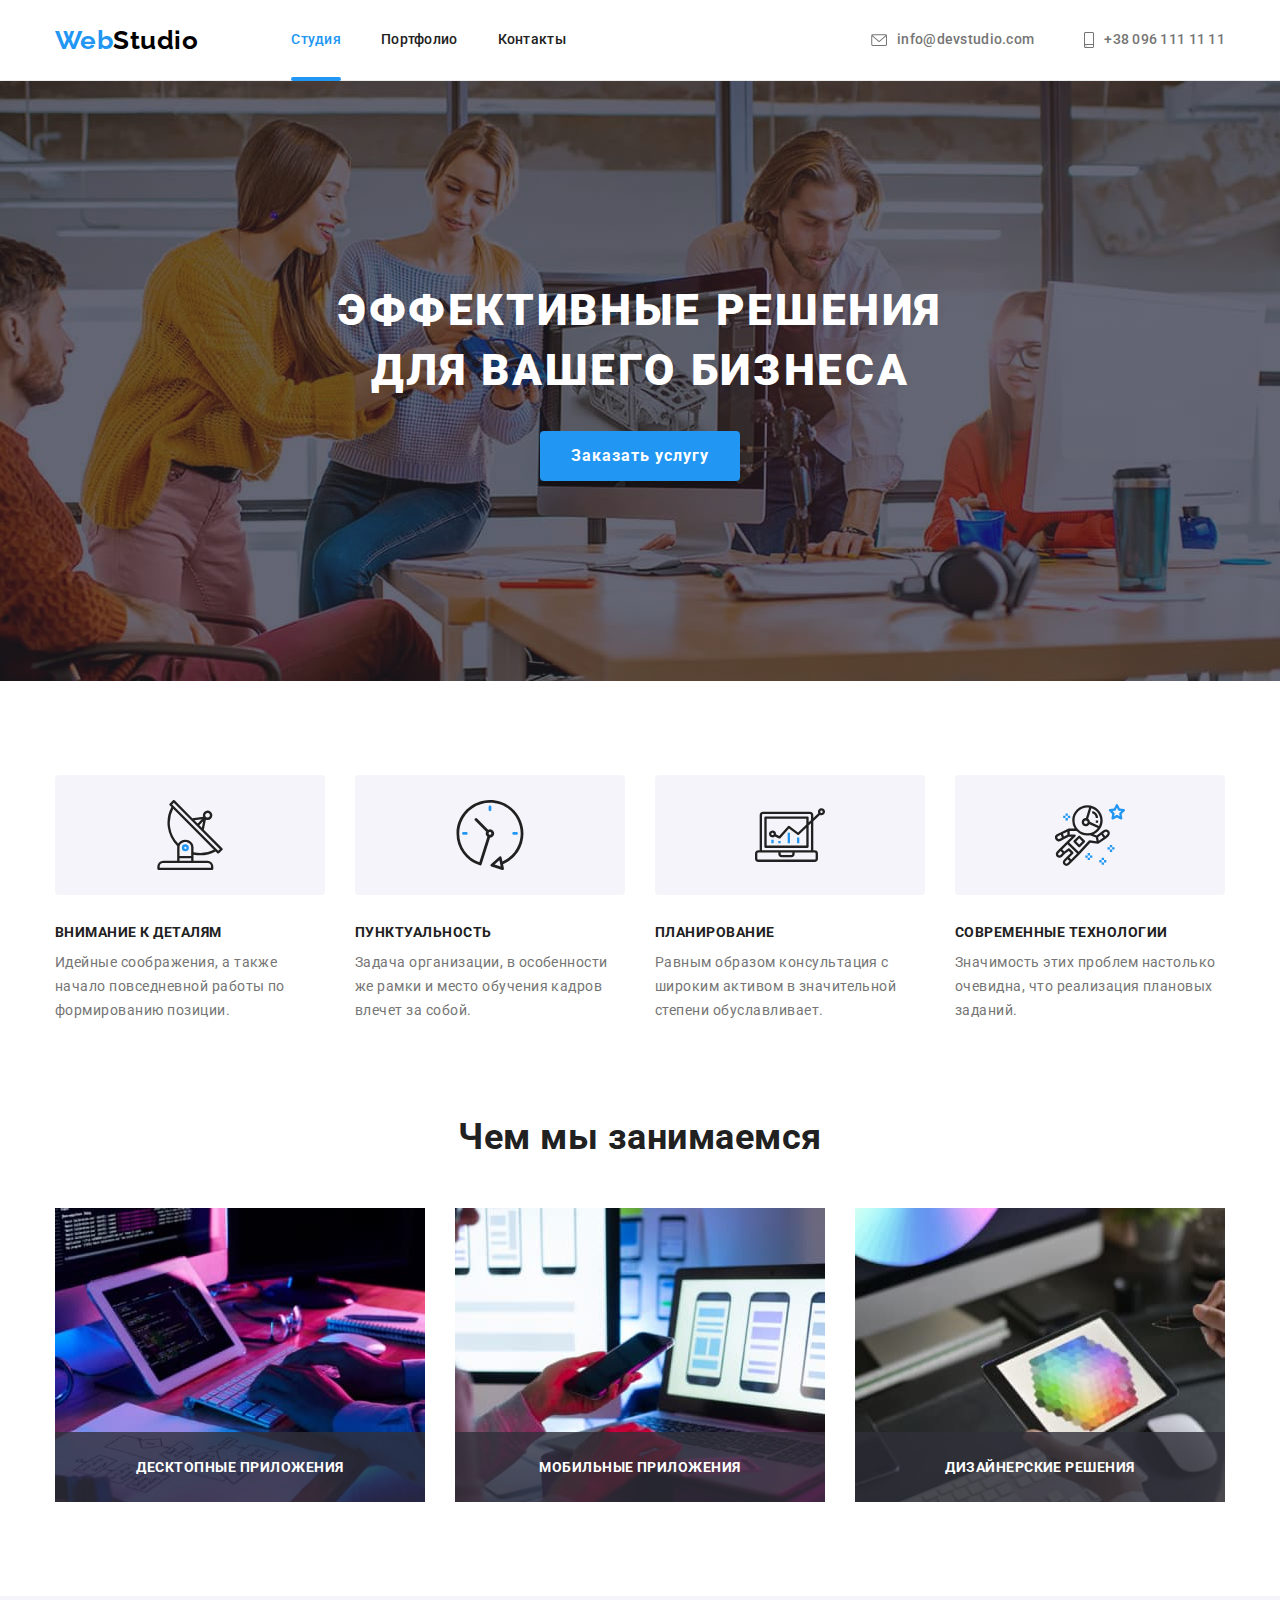
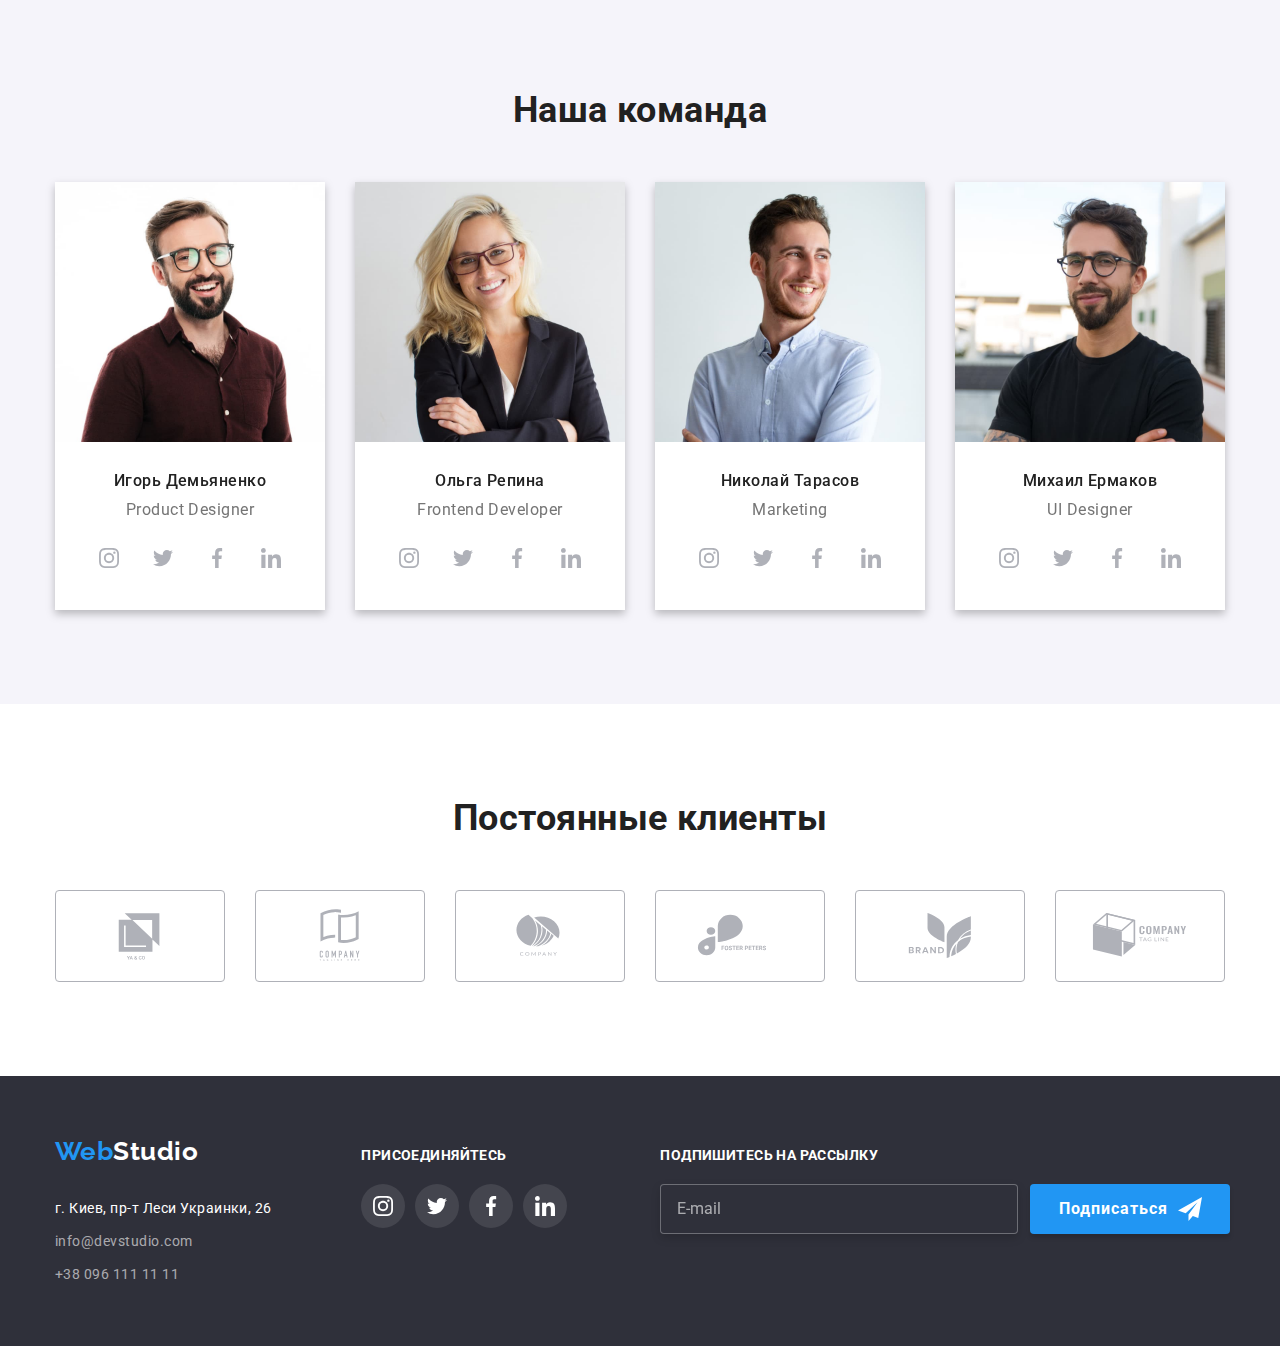
<file: index.html>
<!DOCTYPE html>
<html lang="ru">
  <head>
    <meta charset="UTF-8" />
    <meta http-equiv="X-UA-Compatible" content="IE=edge" />
    <meta name="viewport" content="width=device-width, initial-scale=1.0" />
    <title>Document</title>
    <link
      href="https://fonts.googleapis.com/css2?family=Raleway:wght@700&family=Roboto:wght@400;500;700;900&display=swap"
      rel="stylesheet"
    />
    <link
      rel="stylesheet"
      href="https://cdn.jsdelivr.net/npm/modern-normalize@1.1.0/modern-normalize.min.css"
    />
    <link rel="stylesheet" href="./css/styles.css" />
  </head>
  <body data-page>
    <!-- Heder -->
    <header class="header">
      <div class="container header-container">
        <nav class="header-nav">
          <a class="logo" href="./index.html"><span>Web</span>Studio</a>
          <ul class="header-nav-list">
            <li class="item"><a class="link current" href="./index.html">Студия</a></li>
            <li class="item"><a class="link" href="./portfoio.html">Портфолио</a></li>
            <li class="item"><a class="link" href="">Контакты</a></li>
          </ul>
        </nav>
        <div class="header-contacts">
          <a class="header-contacts-link" href="mailto:info@devstudio.com">
            <svg class="contacts-icon" width="16" height="12">
              <use href="./images/icons.svg#icon-mail"></use>
            </svg>
            info@devstudio.com</a
          >
          <a class="header-contacts-link" href="tel:+380961111111">
            <svg class="contacts-icon" width="10" height="16">
              <use href="./images/icons.svg#icon-smartphone"></use>
            </svg>
            +38 096 111 11 11</a
          >
        </div>
      </div>
    </header>
    <main>
      <!-- Hero -->
      <section class="hero">
        <div class="container hero-container">
          <h1 class="main-title">Эффективные решения для вашего бизнеса</h1>
          <button class="accent-btn" type="button" data-modal-open>Заказать услугу</button>
        </div>
      </section>
      <!-- Benefits -->
      <section class="section">
        <div class="container">
          <!-- приховати <h2>Преимущества</h2>  -->
          <h2 class="visually-hidden">Преимущества</h2>
          <ul class="features-list">
            <li class="item">
              <div class="features-icon">
                <svg width="70" height="70">
                  <use href="./images/icons.svg#icon-antenna"></use>
                </svg>
              </div>
              <h3 class="features-title">Внимание к деталям</h3>
              <p class="features-text">
                Идейные соображения, а также начало повседневной работы по формированию позиции.
              </p>
            </li>
            <li class="item">
              <div class="features-icon">
                <svg width="70" height="70">
                  <use href="./images/icons.svg#icon-clock"></use>
                </svg>
              </div>
              <h3 class="features-title">Пунктуальность</h3>
              <p class="features-text">
                Задача организации, в особенности же рамки и место обучения кадров влечет за собой.
              </p>
            </li>
            <li class="item">
              <div class="features-icon">
                <svg width="70" height="70">
                  <use href="./images/icons.svg#icon-diagram"></use>
                </svg>
              </div>
              <h3 class="features-title">Планирование</h3>
              <p class="features-text">
                Равным образом консультация с широким активом в значительной степени обуславливает.
              </p>
            </li>
            <li class="item">
              <div class="features-icon">
                <svg width="70" height="70">
                  <use href="./images/icons.svg#icon-astronaut"></use>
                </svg>
              </div>
              <h3 class="features-title">Современные технологии</h3>
              <p class="features-text">
                Значимость этих проблем настолько очевидна, что реализация плановых заданий.
              </p>
            </li>
          </ul>
        </div>
      </section>
      <!-- Work -->
      <section class="section work-section">
        <div class="container">
          <h2 class="section-title">Чем мы занимаемся</h2>
          <ul class="work-list">
            <li class="work-list-item">
              <img src="images/todo/box_1.jpg" alt="Разработка" width="370" />
              <p class="work-list-text">Десктопные приложения</p>
            </li>
            <li class="work-list-item">
              <img src="images/todo/box_2.jpg" alt="Структура" width="370" />
              <p class="work-list-text">Мобильные приложения</p>
            </li>
            <li class="work-list-item">
              <img src="images/todo/box_3.jpg" alt="Дизайн" width="370" />
              <p class="work-list-text">Дизайнерские решения</p>
            </li>
          </ul>
        </div>
      </section>
      <!-- Team -->
      <section class="section team-section">
        <div class="container">
          <h2 class="section-title">Наша команда</h2>
          <ul class="team-list">
            <li class="team-item">
              <img src="images/team/team_1.jpg" alt="Мужчина" width="270" />
              <div class="team-item-bottom">
                <h3 class="team-title">Игорь Демьяненко</h3>
                <p class="team-text" lang="en">Product Designer</p>
                <ul class="team-social-list">
                  <li class="team-social-item">
                    <a
                      class="team-social-link"
                      href="https://www.instagram.com/"
                      target="blank"
                      rel="noopener noreferrer"
                      ><svg width="20" height="20">
                        <use href="./images/icons.svg#icon-instagram"></use></svg
                    ></a>
                  </li>
                  <li class="team-social-item">
                    <a
                      class="team-social-link"
                      href="https://twitter.com/"
                      target="blank"
                      rel="noopener noreferrer"
                      ><svg class="team-social-icon" width="20" height="20">
                        <use href="./images/icons.svg#icon-twitter"></use></svg
                    ></a>
                  </li>
                  <li class="team-social-item">
                    <a
                      class="team-social-link"
                      href="https://uk-ua.facebook.com/"
                      target="blank"
                      rel="noopener noreferrer"
                      ><svg width="20" height="20">
                        <use href="./images/icons.svg#icon-facebook"></use></svg
                    ></a>
                  </li>
                  <li class="team-social-item">
                    <a
                      class="team-social-link"
                      href="https://ua.linkedin.com/"
                      target="blank"
                      rel="noopener noreferrer"
                      ><svg width="20" height="20">
                        <use href="./images/icons.svg#icon-linkedin"></use></svg
                    ></a>
                  </li>
                </ul>
              </div>
            </li>
            <li class="team-item">
              <img src="images/team/team_2.jpg" alt="Женщина" width="270" />
              <div class="team-item-bottom">
                <h3 class="team-title">Ольга Репина</h3>
                <p class="team-text" lang="en">Frontend Developer</p>
                <ul class="team-social-list">
                  <li class="team-social-item">
                    <a
                      class="team-social-link"
                      href="https://www.instagram.com/"
                      target="blank"
                      rel="noopener noreferrer"
                      ><svg width="20" height="20">
                        <use href="./images/icons.svg#icon-instagram"></use></svg
                    ></a>
                  </li>
                  <li class="team-social-item">
                    <a
                      class="team-social-link"
                      href="https://twitter.com/"
                      target="blank"
                      rel="noopener noreferrer"
                      ><svg class="team-social-icon" width="20" height="20">
                        <use href="./images/icons.svg#icon-twitter"></use></svg
                    ></a>
                  </li>
                  <li class="team-social-item">
                    <a
                      class="team-social-link"
                      href="https://uk-ua.facebook.com/"
                      target="blank"
                      rel="noopener noreferrer"
                      ><svg width="20" height="20">
                        <use href="./images/icons.svg#icon-facebook"></use></svg
                    ></a>
                  </li>
                  <li class="team-social-item">
                    <a
                      class="team-social-link"
                      href="https://ua.linkedin.com/"
                      target="blank"
                      rel="noopener noreferrer"
                      ><svg width="20" height="20">
                        <use href="./images/icons.svg#icon-linkedin"></use></svg
                    ></a>
                  </li>
                </ul>
              </div>
            </li>
            <li class="team-item">
              <img src="images/team/team_3.jpg" alt="Мужчина" width="270" />
              <div class="team-item-bottom">
                <h3 class="team-title">Николай Тарасов</h3>
                <p class="team-text" lang="en">Marketing</p>
                <ul class="team-social-list">
                  <li class="team-social-item">
                    <a
                      class="team-social-link"
                      href="https://www.instagram.com/"
                      target="blank"
                      rel="noopener noreferrer"
                      ><svg width="20" height="20">
                        <use href="./images/icons.svg#icon-instagram"></use></svg
                    ></a>
                  </li>
                  <li class="team-social-item">
                    <a
                      class="team-social-link"
                      href="https://twitter.com/"
                      target="blank"
                      rel="noopener noreferrer"
                      ><svg class="team-social-icon" width="20" height="20">
                        <use href="./images/icons.svg#icon-twitter"></use></svg
                    ></a>
                  </li>
                  <li class="team-social-item">
                    <a
                      class="team-social-link"
                      href="https://uk-ua.facebook.com/"
                      target="blank"
                      rel="noopener noreferrer"
                      ><svg width="20" height="20">
                        <use href="./images/icons.svg#icon-facebook"></use></svg
                    ></a>
                  </li>
                  <li class="team-social-item">
                    <a
                      class="team-social-link"
                      href="https://ua.linkedin.com/"
                      target="blank"
                      rel="noopener noreferrer"
                      ><svg width="20" height="20">
                        <use href="./images/icons.svg#icon-linkedin"></use></svg
                    ></a>
                  </li>
                </ul>
              </div>
            </li>
            <li class="team-item">
              <img src="images/team/team_4.jpg" alt="Мужчина" width="270" />
              <div class="team-item-bottom">
                <h3 class="team-title">Михаил Ермаков</h3>
                <p class="team-text" lang="en">UI Designer</p>
                <ul class="team-social-list">
                  <li class="team-social-item">
                    <a
                      class="team-social-link"
                      href="https://www.instagram.com/"
                      target="blank"
                      rel="noopener noreferrer"
                      ><svg width="20" height="20">
                        <use href="./images/icons.svg#icon-instagram"></use></svg
                    ></a>
                  </li>
                  <li class="team-social-item">
                    <a
                      class="team-social-link"
                      href="https://twitter.com/"
                      target="blank"
                      rel="noopener noreferrer"
                      ><svg class="team-social-icon" width="20" height="20">
                        <use href="./images/icons.svg#icon-twitter"></use></svg
                    ></a>
                  </li>
                  <li class="team-social-item">
                    <a
                      class="team-social-link"
                      href="https://uk-ua.facebook.com/"
                      target="blank"
                      rel="noopener noreferrer"
                      ><svg width="20" height="20">
                        <use href="./images/icons.svg#icon-facebook"></use></svg
                    ></a>
                  </li>
                  <li class="team-social-item">
                    <a
                      class="team-social-link"
                      href="https://ua.linkedin.com/"
                      target="blank"
                      rel="noopener noreferrer"
                      ><svg width="20" height="20">
                        <use href="./images/icons.svg#icon-linkedin"></use></svg
                    ></a>
                  </li>
                </ul>
              </div>
            </li>
          </ul>
        </div>
      </section>
      <!-- Customers -->
      <section class="section">
        <div class="container">
          <h2 class="section-title">Постоянные клиенты</h2>
          <ul class="customers-list">
            <li class="customer-item">
              <a
                class="customer-link"
                href="http://www.yasolicitors.co.uk/"
                target="blank"
                rel="noopener noreferrer"
                ><svg class="customer-logo" width="106" height="60">
                  <use href="./images/icons.svg#icon-logo1"></use></svg
              ></a>
            </li>
            <li class="customer-item">
              <a
                class="customer-link"
                href="http://www.yasolicitors.co.uk/"
                target="blank"
                rel="noopener noreferrer"
                ><svg class="customer-logo" width="106" height="60">
                  <use href="./images/icons.svg#icon-logo2"></use></svg
              ></a>
            </li>
            <li class="customer-item">
              <a
                class="customer-link"
                href="http://www.yasolicitors.co.uk/"
                target="blank"
                rel="noopener noreferrer"
                ><svg class="customer-logo" width="106" height="60">
                  <use href="./images/icons.svg#icon-logo3"></use></svg
              ></a>
            </li>
            <li class="customer-item">
              <a
                class="customer-link"
                href="http://www.yasolicitors.co.uk/"
                target="blank"
                rel="noopener noreferrer"
                ><svg class="customer-logo" width="106" height="60">
                  <use href="./images/icons.svg#icon-logo4"></use></svg
              ></a>
            </li>
            <li class="customer-item">
              <a
                class="customer-link"
                href="http://www.yasolicitors.co.uk/"
                target="blank"
                rel="noopener noreferrer"
                ><svg class="customer-logo" width="106" height="60">
                  <use href="./images/icons.svg#icon-logo5"></use></svg
              ></a>
            </li>
            <li class="customer-item">
              <a
                class="customer-link"
                href="http://www.yasolicitors.co.uk/"
                target="blank"
                rel="noopener noreferrer"
                ><svg class="customer-logo" width="106" height="60">
                  <use href="./images/icons.svg#icon-logo6"></use></svg
              ></a>
            </li>
          </ul>
        </div>
      </section>
    </main>
    <!-- Footer -->
    <footer class="footer">
      <div class="container footer-cotainer">
        <div class="contacts-container">
          <a class="logo dark-bg" href="./index.html"><span>Web</span>Studio</a>
          <address>
            <ul class="address-list">
              <li><a class="street" href="">г. Киев, пр-т Леси Украинки, 26</a></li>
              <li><a class="contacts" href="mailto:info@devstudio.com">info@devstudio.com</a></li>
              <li><a class="contacts" href="tel:+380961111111">+38 096 111 11 11</a></li>
            </ul>
          </address>
        </div>
        <div class="social-container">
          <p class="social-title">присоединяйтесь</p>
          <ul class="our-social-list">
            <li class="our-social-item">
              <a
                class="our-social-link"
                href="https://www.instagram.com/"
                target="blank"
                rel="noopener noreferrer"
                ><svg width="20" height="20">
                  <use href="./images/icons.svg#icon-instagram"></use></svg
              ></a>
            </li>
            <li class="our-social-item">
              <a
                class="our-social-link"
                href="https://twitter.com/"
                target="blank"
                rel="noopener noreferrer"
                ><svg class="team-social-icon" width="20" height="20">
                  <use href="./images/icons.svg#icon-twitter"></use></svg
              ></a>
            </li>
            <li class="our-social-item">
              <a
                class="our-social-link"
                href="https://uk-ua.facebook.com/"
                target="blank"
                rel="noopener noreferrer"
                ><svg width="20" height="20">
                  <use href="./images/icons.svg#icon-facebook"></use></svg
              ></a>
            </li>
            <li class="our-social-item">
              <a
                class="our-social-link"
                href="https://ua.linkedin.com/"
                target="blank"
                rel="noopener noreferrer"
                ><svg width="20" height="20">
                  <use href="./images/icons.svg#icon-linkedin"></use></svg
              ></a>
            </li>
          </ul>
        </div>
        <div class="subskribe-container">
          <p class="subskribe-title">Подпишитесь на рассылку</p>
          <form class="subskribe-form">
            <input type="email" placeholder="E-mail" />
            <button class="accent-btn subskribe-btn" type="submit">
              Подписаться
              <svg class="subskribe-icon" width="24" height="24">
                <use href="./images/icons.svg#icon-send"></use>
              </svg>
            </button>
          </form>
        </div>
      </div>
    </footer>
    <!-- Modal -->
    <div class="backdrop is-hidden" data-modal>
      <div class="modal">
        <button class="modal-close" type="button" data-modal-close>
          <svg class="modal-close-icon" width="11" height="11">
            <use href="./images/icons.svg#icon-close"></use>
          </svg>
        </button>
        <form class="modal-list">
          <p class="modal-caption">Оставьте свои данные, мы вам перезвоним</p>
          <label class="modal-item">
            <span class="modal-label">Имя</span>
            <input type="text" name="name" />
            <svg class="modal-item-icon" width="18" height="18">
              <use href="./images/icons.svg#icon-modal-person"></use>
            </svg>
          </label>
          <label class="modal-item">
            <span class="modal-label">Телефон</span>
            <input type="tel" name="phone-number" id="id-tel" />
            <svg class="modal-item-icon" width="18" height="18">
              <use href="./images/icons.svg#icon-modal-phone"></use>
            </svg>
          </label>
          <label class="modal-item">
            <span class="modal-label">Почта</span>
            <input type="email" name="email" />
            <svg class="modal-item-icon" width="18" height="18">
              <use href="./images/icons.svg#icon-modal-email"></use>
            </svg>
          </label>
          <label class="modal-item modal-comment">
            <span class="modal-label">Комментарий</span>
            <textarea name="comment" rows="10" placeholder="Введите текст"></textarea>
          </label>
          <label class="modal-policy">
            <input type="checkbox" name="policy" />
            <span class="policy-icon"></span>
            Соглашаюсь с рассылкой и принимаю&nbsp;
            <a class="policy-link" href=""> Условия договора</a>
          </label>

          <button class="modal-submit accent-btn" type="submit">Отправить</button>
        </form>
      </div>
    </div>
    <script src="./js/modal.js"></script>
  </body>
</html>
</file>
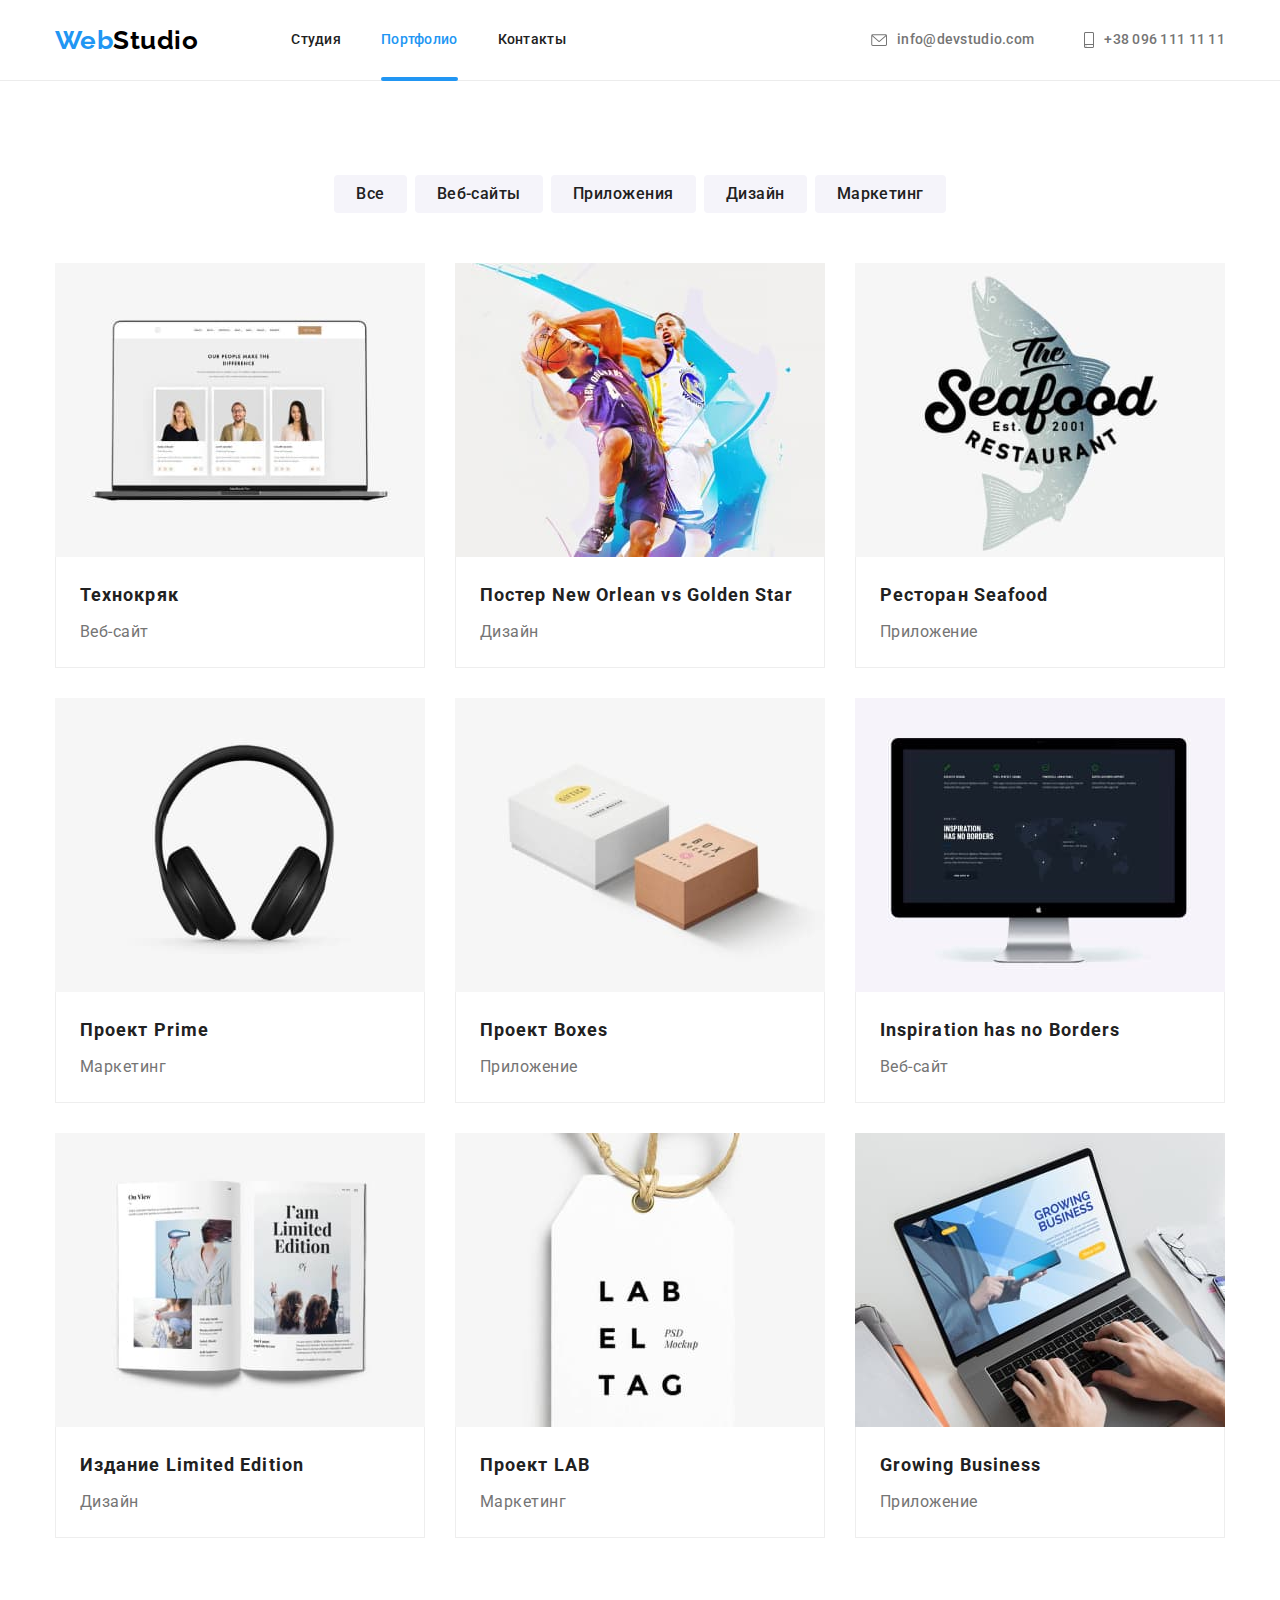
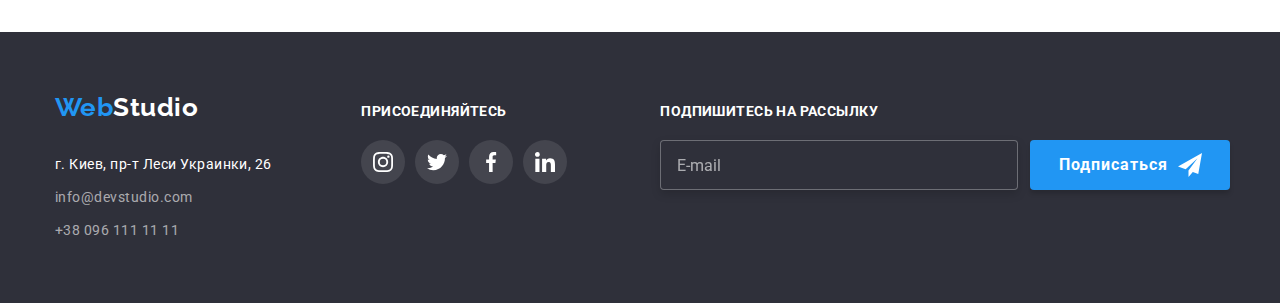
<file: portfoio.html>
<!DOCTYPE html>
<html lang="ru">
  <head>
    <meta charset="UTF-8" />
    <meta http-equiv="X-UA-Compatible" content="IE=edge" />
    <meta name="viewport" content="width=device-width, initial-scale=1.0" />
    <title>Document</title>
    <link
      href="https://fonts.googleapis.com/css2?family=Raleway:wght@700&family=Roboto:wght@400;500;700;900&display=swap"
      rel="stylesheet"
    />
    <link
      rel="stylesheet"
      href="https://cdn.jsdelivr.net/npm/modern-normalize@1.1.0/modern-normalize.min.css"
    />
    <link rel="stylesheet" href="./css/styles.css" />
  </head>
  <body>
    <header class="header">
      <div class="container header-container">
        <nav class="header-nav">
          <a class="logo" href="./index.html"><span>Web</span>Studio</a>
          <ul class="header-nav-list">
            <li class="item"><a class="link" href="./index.html">Студия</a></li>
            <li class="item"><a class="link current" href="./portfoio.html">Портфолио</a></li>
            <li class="item"><a class="link" href="">Контакты</a></li>
          </ul>
        </nav>
        <div class="header-contacts">
          <a class="header-contacts-link" href="mailto:info@devstudio.com">
            <svg class="contacts-icon" width="16" height="12">
              <use href="./images/icons.svg#icon-mail"></use>
            </svg>
            info@devstudio.com</a
          >
          <a class="header-contacts-link" href="tel:+380961111111">
            <svg class="contacts-icon" width="10" height="16">
              <use href="./images/icons.svg#icon-smartphone"></use>
            </svg>
            +38 096 111 11 11</a
          >
        </div>
      </div>
    </header>
    <section class="section">
      <div class="container">
        <!-- приховати <h1>Портфолио</h1>  -->
        <h1 class="visually-hidden">Портфолио</h1>
        <ul class="portfolio-button-list">
          <li class="portfolio-button-items">
            <button class="portfolio-button" type="button">Все</button>
          </li>
          <li class="portfolio-button-items">
            <button class="portfolio-button" type="button">Веб-сайты</button>
          </li>
          <li class="portfolio-button-items">
            <button class="portfolio-button" type="button">Приложения</button>
          </li>
          <li class="portfolio-button-items">
            <button class="portfolio-button" type="button">Дизайн</button>
          </li>
          <li class="portfolio-button-items">
            <button class="portfolio-button" type="button">Маркетинг</button>
          </li>
        </ul>
        <ul class="projects-list">
          <li class="projects-list-items">
            <a class="projects-link" href="">
              <div class="projects-img">
                <p class="projects-info">
                  Ресурс предлагает комплексные предложения с разным уровнем функционала и сервисов.
                  Все это позволит посетителю получить исчерпывающие сведения о компании или частном
                  лице.
                </p>
                <img src="images/portfolio/pf-1.jpg" alt="Ноутбук" width="370" />
              </div>
              <div class="projects-description">
                <h2 class="project-title">Технокряк</h2>
                <p class="project-text">Веб-сайт</p>
              </div></a
            >
          </li>
          <li class="projects-list-items">
            <a class="projects-link" href="">
              <div class="projects-img">
                <p class="projects-info">
                  Ресурс предлагает комплексные предложения с разным уровнем функционала и сервисов.
                  Все это позволит посетителю получить исчерпывающие сведения о компании или частном
                  лице.
                </p>
                <img src="images/portfolio/pf-2.jpg" alt="Баскетболист" width="370" />
              </div>
              <div class="projects-description">
                <h2 class="project-title">Постер New Orlean vs Golden Star</h2>
                <p class="project-text">Дизайн</p>
              </div></a
            >
          </li>
          <li class="projects-list-items">
            <a class="projects-link" href="">
              <div class="projects-img">
                <p class="projects-info">
                  Ресурс предлагает комплексные предложения с разным уровнем функционала и сервисов.
                  Все это позволит посетителю получить исчерпывающие сведения о компании или частном
                  лице.
                </p>
                <img src="images/portfolio/pf-3.jpg" alt="Емблема Риба" width="370" />
              </div>
              <div class="projects-description">
                <h2 class="project-title">Ресторан Seafood</h2>
                <p class="project-text">Приложение</p>
              </div></a
            >
          </li>
          <li class="projects-list-items">
            <a class="projects-link" href="">
              <div class="projects-img">
                <p class="projects-info">
                  Ресурс предлагает комплексные предложения с разным уровнем функционала и сервисов.
                  Все это позволит посетителю получить исчерпывающие сведения о компании или частном
                  лице.
                </p>
                <img src="images/portfolio/pf-4.jpg" alt="Наушники" width="370" />
              </div>
              <div class="projects-description">
                <h2 class="project-title">Проект Prime</h2>
                <p class="project-text">Маркетинг</p>
              </div></a
            >
          </li>
          <li class="projects-list-items">
            <a class="projects-link" href="">
              <div class="projects-img">
                <p class="projects-info">
                  Ресурс предлагает комплексные предложения с разным уровнем функционала и сервисов.
                  Все это позволит посетителю получить исчерпывающие сведения о компании или частном
                  лице.
                </p>
                <img src="images/portfolio/pf-5.jpg" alt="Коробки" width="370" />
              </div>
              <div class="projects-description">
                <h2 class="project-title">Проект Boxes</h2>
                <p class="project-text">Приложение</p>
              </div></a
            >
          </li>
          <li class="projects-list-items">
            <a class="projects-link" href="">
              <div class="projects-img">
                <p class="projects-info">
                  Ресурс предлагает комплексные предложения с разным уровнем функционала и сервисов.
                  Все это позволит посетителю получить исчерпывающие сведения о компании или частном
                  лице.
                </p>
                <img src="images/portfolio/pf-6.jpg" alt="Монитор" width="370" />
              </div>
              <div class="projects-description">
                <h2 class="project-title">Inspiration has no Borders</h2>
                <p class="project-text">Веб-сайт</p>
              </div></a
            >
          </li>
          <li class="projects-list-items">
            <a class="projects-link" href="">
              <div class="projects-img">
                <p class="projects-info">
                  Ресурс предлагает комплексные предложения с разным уровнем функционала и сервисов.
                  Все это позволит посетителю получить исчерпывающие сведения о компании или частном
                  лице.
                </p>
                <img src="images/portfolio/pf-7.jpg" alt="Книга" width="370" />
              </div>
              <div class="projects-description">
                <h2 class="project-title">Издание Limited Edition</h2>
                <p class="project-text">Дизайн</p>
              </div></a
            >
          </li>
          <li class="projects-list-items">
            <a class="projects-link" href="">
              <div class="projects-img">
                <p class="projects-info">
                  Ресурс предлагает комплексные предложения с разным уровнем функционала и сервисов.
                  Все это позволит посетителю получить исчерпывающие сведения о компании или частном
                  лице.
                </p>
                <img src="images/portfolio/pf-8.jpg" alt="Бирка" width="370" />
              </div>
              <div class="projects-description">
                <h2 class="project-title">Проект LAB</h2>
                <p class="project-text">Маркетинг</p>
              </div></a
            >
          </li>
          <li class="projects-list-items">
            <a class="projects-link" href="">
              <div class="projects-img">
                <p class="projects-info">
                  Ресурс предлагает комплексные предложения с разным уровнем функционала и сервисов.
                  Все это позволит посетителю получить исчерпывающие сведения о компании или частном
                  лице.
                </p>
                <img src="images/portfolio/pf-9.jpg" alt="Пеатание на ноутбуке" width="370" />
              </div>
              <div class="projects-description">
                <h2 class="project-title">Growing Business</h2>
                <p class="project-text">Приложение</p>
              </div></a
            >
          </li>
        </ul>
      </div>
    </section>
    <footer class="footer">
      <div class="container footer-cotainer">
        <div class="contacts-container">
          <a class="logo dark-bg" href="./index.html"><span>Web</span>Studio</a>
          <address>
            <ul class="address-list">
              <li><a class="street" href="">г. Киев, пр-т Леси Украинки, 26</a></li>
              <li><a class="contacts" href="mailto:info@devstudio.com">info@devstudio.com</a></li>
              <li><a class="contacts" href="tel:+380961111111">+38 096 111 11 11</a></li>
            </ul>
          </address>
        </div>
        <div class="social-container">
          <p class="social-title">присоединяйтесь</p>
          <ul class="our-social-list">
            <li class="our-social-item">
              <a
                class="our-social-link"
                href="https://www.instagram.com/"
                target="blank"
                rel="noopener noreferrer"
                ><svg width="20" height="20">
                  <use href="./images/icons.svg#icon-instagram"></use></svg
              ></a>
            </li>
            <li class="our-social-item">
              <a
                class="our-social-link"
                href="https://twitter.com/"
                target="blank"
                rel="noopener noreferrer"
                ><svg class="team-social-icon" width="20" height="20">
                  <use href="./images/icons.svg#icon-twitter"></use></svg
              ></a>
            </li>
            <li class="our-social-item">
              <a
                class="our-social-link"
                href="https://uk-ua.facebook.com/"
                target="blank"
                rel="noopener noreferrer"
                ><svg width="20" height="20">
                  <use href="./images/icons.svg#icon-facebook"></use></svg
              ></a>
            </li>
            <li class="our-social-item">
              <a
                class="our-social-link"
                href="https://ua.linkedin.com/"
                target="blank"
                rel="noopener noreferrer"
                ><svg width="20" height="20">
                  <use href="./images/icons.svg#icon-linkedin"></use></svg
              ></a>
            </li>
          </ul>
        </div>
        <div class="subskribe-container">
          <p class="subskribe-title">Подпишитесь на рассылку</p>
          <form class="subskribe-form">
            <input type="email" placeholder="E-mail" />
            <button class="accent-btn subskribe-btn" type="submit">
              Подписаться
              <svg class="subskribe-icon" width="24" height="24">
                <use href="./images/icons.svg#icon-send"></use>
              </svg>
            </button>
          </form>
        </div>
      </div>
    </footer>
  </body>
</html>
</file>
<file: css/styles.css>
:root {
  --brand-color: #2196f3;
  --primay-text-color: #757575;
  --second-text-color: #ffffff;
  --third-text-color: #000000;
  --title-text-color: #212121;
  --bg-color-primary: #ffffff;
  --bg-color-second: #f5f4fa;
  --bg-color-third: #2f303a;
  --address-color: rgba(255, 255, 255, 0.6);
  --cubic-bazier: cubic-bezier(0.4, 0, 0.2, 1);
  --time: 250ms;
}

body {
  background-color: var(--bg-color-primary);
  font-family: 'Roboto', sans-serif;
  letter-spacing: 0.03em;
}
ul {
  list-style: none;
  margin-top: 0;
  margin-bottom: 0;
  padding-left: 0;
}
h1,
h2,
h3,
h4,
p {
  margin-top: 0;
  margin-bottom: 0;
}
button {
  font-family: inherit;
  cursor: pointer;
  border: none;
}
.accent-btn {
  min-width: 200px;
  min-height: 50px;
  box-shadow: 0px 4px 4px rgba(0, 0, 0, 0.15);
  border-radius: 4px;
  color: var(--second-text-color);
  background-color: var(--brand-color);
  padding: 10px;
  font-weight: 700;
  font-size: 16px;
  line-height: 1.88;
  letter-spacing: 0.06em;

  transition: background-color var(--time) var(--cubic-bazier);
}
.accent-btn:hover,
.accent-btn:focus {
  background-color: #188ce8;
}

.container {
  width: 1200px;
  padding-left: 15px;
  padding-right: 15px;
  margin-left: auto;
  margin-right: auto;
}
.section {
  padding-top: 94px;
  padding-bottom: 94px;
}
.section-title {
  margin-bottom: 50px;
  color: var(--title-text-color);
  font-weight: 700;
  font-size: 36px;
  line-height: 1.16;
  text-align: center;
}
.visually-hidden {
  position: absolute;
  width: 1px;
  height: 1px;
  margin: -1px;
  border: 0;
  padding: 0;
  white-space: nowrap;
  clip-path: inset(100%);
  clip: rect(0 0 0 0);
  overflow: hidden;
}
/* --------------------------- */

/* Header */

.header {
  border-bottom: 1px solid #ececec;
}

.header-container {
  display: flex;
  justify-content: space-between;
  align-items: center;
}

.header-nav {
  display: flex;
  align-items: center;
}

.logo {
  margin-right: 93px;
  color: var(--third-text-color);
  font-family: 'Raleway', sans-serif;
  font-weight: 700;
  font-size: 26px;
  line-height: 1.19;
  text-decoration: none;
}
.logo span {
  color: var(--brand-color);
}

.header-nav-list {
  display: flex;
  align-items: center;
}

.header-nav-list .item:not(:last-child) {
  margin-right: 40px;
}

.header-nav-list .link {
  display: block;
  padding-top: 32px;
  padding-bottom: 32px;

  color: var(--title-text-color);
  font-weight: 500;
  font-size: 14px;
  line-height: 1.14;
  letter-spacing: 0.02em;
  text-decoration: none;

  transition: color var(--time) var(--cubic-bazier);
}
.header-nav-list .link:hover,
.header-nav-list .link:focus {
  color: var(--brand-color);
}
.header-nav-list .link.current {
  position: relative;
  color: var(--brand-color);
}
.header-nav-list .link.current::after {
  position: absolute;
  bottom: -1px;
  left: 0;
  content: '';
  display: block;
  width: 100%;
  height: 4px;
  border-radius: 2px;
  background-color: var(--brand-color);
}

.header-contacts {
  display: flex;
  align-items: center;
}

.header-contacts-link {
  display: flex;
  align-items: center;
  margin-right: 50px;

  color: var(--primay-text-color);
  fill: var(--primay-text-color);
  font-weight: 500;
  font-size: 14px;
  line-height: 1.14;
  letter-spacing: 0.02em;
  text-decoration: none;

  transition: color var(--time) var(--cubic-bazier), fill var(--time) var(--cubic-bazier);
}
.header-contacts-link:hover,
.header-contacts-link:focus {
  color: var(--brand-color);
  fill: var(--brand-color);
}
.header-contacts-link:last-child {
  margin-right: 0;
}

.contacts-icon {
  margin-right: 10px;
  fill: inherit;
}

/* Hero */

.hero {
  max-width: 1600px;
  height: 600px;
  margin-left: auto;
  margin-right: auto;
  text-align: center;
  background-color: #c4c4c4;
  background-image: linear-gradient(rgba(47, 48, 58, 0.4), rgba(47, 48, 58, 0.4)),
    url(../images/main/bg-Img.jpg);
  background-repeat: no-repeat;
  background-position: center;
  background-size: cover;
}

.hero-container {
  padding-top: 200px;
  padding-bottom: 200px;
}

.main-title {
  width: 696px;
  text-align: center;
  margin-bottom: 30px;
  margin-left: auto;
  margin-right: auto;

  color: var(--second-text-color);
  font-weight: 900;
  font-size: 44px;
  line-height: 1.36;
  text-transform: uppercase;
  letter-spacing: 0.06em;
}

/* Benefits */

.features-list {
  display: flex;
  align-items: center;
}
.features-list .item {
  width: 270px;
  margin-right: 30px;
}
.features-list .item:last-child {
  margin-right: 0;
}
.features-icon {
  display: flex;
  justify-content: center;
  align-items: center;
  margin-bottom: 30px;

  width: 270px;
  height: 120px;
  background: var(--bg-color-second);
  border-radius: 4px;
}
.features-title {
  margin-bottom: 10px;
  color: var(--title-text-color);
  font-weight: 700;
  font-size: 14px;
  line-height: 1.14;
  text-transform: uppercase;
}
.features-text {
  color: var(--primay-text-color);
  font-size: 14px;
  line-height: 1.71;
}

/* Work */

.work-section {
  padding-top: 0;
}

.work-list {
  display: flex;
  align-items: center;
}
.work-list-item {
  position: relative;
}
.work-list-item:not(:last-child) {
  margin-right: 30px;
}
.work-list-item img {
  display: block;
}
.work-list-text {
  position: absolute;
  bottom: 0;
  width: 100%;
  text-align: center;
  padding-top: 27px;
  padding-bottom: 27px;

  font-weight: 700;
  font-size: 14px;
  line-height: 16px;
  text-transform: uppercase;
  color: var(--second-text-color);
  background-color: rgba(47, 48, 58, 0.8);
}

/* Team */

.team-section {
  background-color: var(--bg-color-second);
}
.team-list {
  display: flex;
  align-items: center;
}
.team-item {
  margin-right: 30px;
  width: 270px;
  text-align: center;
  filter: drop-shadow(0px 4px 4px rgba(0, 0, 0, 0.25));
}
.team-item:last-child {
  margin-right: 0;
}
.team-item img {
  display: block;
}
.team-item-bottom {
  background-color: var(--bg-color-primary);
  padding: 30px 10px;
}
.team-title {
  color: var(--title-text-color);
  font-weight: 500;
  font-size: 16px;
  line-height: 1.18;
  margin-bottom: 10px;
}
.team-text {
  margin-bottom: 16px;
  color: var(--primay-text-color);
  font-size: 16px;
  line-height: 1.18;
}
.team-social-list {
  display: flex;
  align-items: center;
  justify-content: center;
}
.team-social-item:not(:last-child) {
  margin-right: 10px;
}

.team-social-link {
  display: flex;
  align-items: center;
  justify-content: center;
  width: 44px;
  height: 44px;
  border-radius: 50%;
  fill: #afb1b8;

  transition: background-color var(--time) var(--cubic-bazier), fill var(--time) var(--cubic-bazier);
}
.team-social-link:hover,
.team-social-link:focus {
  background-color: var(--brand-color);
  fill: var(--second-text-color);
}
.team-social-icon {
  fill: inherit;
}

/* Customers */

.customers-list {
  display: flex;
  align-items: center;
}
.customer-item:not(:last-child) {
  margin-right: 30px;
}
.customer-link {
  display: flex;
  align-items: center;
  justify-content: center;
  width: 170px;
  height: 92px;
  fill: #afb1b8;

  border: 1px solid #afb1b8;
  box-sizing: border-box;
  border-radius: 4px;

  transition: border-color var(--time) var(--cubic-bazier), fill var(--time) var(--cubic-bazier);
}

.customer-link:hover,
.customer-link:focus {
  border-color: var(--brand-color);
  fill: var(--brand-color);
}
.customer-logo:hover,
.customer-logo:focus {
  fill: inherit;
}

/* Footer */

.footer {
  background-color: var(--bg-color-third);
}
.footer-cotainer {
  display: flex;
  align-items: baseline;
  padding-top: 60px;
  padding-bottom: 60px;
}
.contacts-container {
  margin-right: 70px;
}
.logo.dark-bg {
  display: block;
  margin-bottom: 30px;
  color: var(--second-text-color);
}
.address-list {
  font-style: normal;
  font-size: 14px;
  line-height: 1.71;
}
.address-list .street {
  color: var(--second-text-color);
  text-decoration: none;
}

.address-list .contacts {
  display: block;
  margin-top: 9px;
  color: var(--address-color);
  text-decoration: none;

  transition: color var(--time) var(--cubic-bazier);
}
.address-list .contacts:hover,
.address-list .contacts:focus {
  color: var(--brand-color);
}
.social-container {
  margin-right: 93px;
}
.social-title,
.subskribe-title {
  margin-bottom: 20px;
  font-family: 'Roboto';
  font-style: normal;
  font-weight: 700;
  font-size: 14px;
  line-height: 1.14;
  letter-spacing: 0.03em;
  text-transform: uppercase;

  color: var(--second-text-color);
}
.our-social-list {
  display: flex;
  align-items: center;
  justify-content: center;
}
.our-social-item:not(:last-child) {
  margin-right: 10px;
}
.our-social-link {
  display: flex;
  align-items: center;
  justify-content: center;
  width: 44px;
  height: 44px;
  background-color: rgba(255, 255, 255, 0.1);
  border-radius: 50%;
  fill: var(--second-text-color);

  transition: background-color var(--time) var(--cubic-bazier);
}
.our-social-link:hover,
.our-social-link:focus {
  background-color: var(--brand-color);
}
.team-social-icon {
  fill: inherit;
}

.subskribe-form input {
  width: 358px;
  height: 50px;
  margin-right: 12px;
  padding-left: 16px;
  color: var(--second-text-color);
  background-color: var(--bg-color-third);
  border: 1px solid rgba(255, 255, 255, 0.3);
  filter: drop-shadow(0px 4px 4px rgba(0, 0, 0, 0.15));
  border-radius: 4px;
}
.subskribe-form input::placeholder {
  font-weight: 400;
  font-size: 16px;
  line-height: 1.25;
  color: rgba(255, 255, 255, 0.6);
}

.subskribe-form {
  display: flex;
  align-items: center;
}
.accent-btn.subskribe-btn {
  display: flex;
  justify-content: center;
  align-items: center;
}
.subskribe-icon {
  margin-left: 10px;
  fill: currentColor;
}

/* Modal */

.body-fixed {
  overflow: hidden;
}

.backdrop {
  position: fixed;
  top: 0;
  left: 0;
  width: 100vw;
  height: 100vh;
  background-color: rgba(0, 0, 0, 0.2);
  transition: transform 500ms ease, opacity 500ms ease, visibility 500ms ease;
}
.backdrop.is-hidden {
  visibility: hidden;
  opacity: 0;
  pointer-events: none;
}
.modal {
  position: absolute;
  top: 50%;
  left: 50%;
  padding: 40px;
  transform: translate(-50%, -50%) scale(1);
  width: 528px;
  height: 581px;
  background-color: var(--bg-color-primary);
  box-shadow: 0px 1px 3px rgba(0, 0, 0, 0.12), 0px 1px 1px rgba(0, 0, 0, 0.14),
    0px 2px 1px rgba(0, 0, 0, 0.2);
  border-radius: 4px;
  transition: transform 500ms ease;
}
.backdrop.is-hidden .modal {
  transform: translate(-50%, -50%) scale(0.3);
}

.modal-close {
  position: absolute;
  top: 8px;
  right: 8px;
  width: 30px;
  height: 30px;
  background-color: var(--bg-color-primary);
  border-radius: 50%;
  border: 1px solid rgba(0, 0, 0, 0.1);

  transition: var(--time) var(--cubic-bazier);
}
.modal-close-icon {
  fill: var(--third-text-color);
  transition: var(--time) var(--cubic-bazier);
}
.modal-close:hover .modal-close-icon,
.modal-close:focus .modal-close-icon {
  fill: var(--brand-color);
}

.modal-caption {
  margin-bottom: 12px;
  text-align: center;
  font-weight: 700;
  font-size: 20px;
  line-height: 1.15;
  color: var(--title-text-color);
}
.modal-list {
  display: flex;
  flex-direction: column;
}
.modal-item {
  position: relative;
  display: flex;
  flex-direction: column;
  margin-bottom: 10px;
}
.modal-comment {
  margin-bottom: 20px;
}

.modal-label {
  margin-bottom: 4px;
  font-weight: 400;
  font-size: 12px;
  line-height: 1.16;
  letter-spacing: 0.01em;
  color: var(--primay-text-color);
}
.modal-item input {
  -moz-appearance: none;
  -webkit-appearance: none;
  appearance: none;
  outline: none;

  display: block;
  height: 40px;
  padding-left: 42px;
  border: 1px solid;
  border-color: rgba(33, 33, 33, 0.2);
  border-radius: 4px;
}
.modal-item input:focus {
  border-color: var(--brand-color);
}

.modal-item-icon {
  position: absolute;
  bottom: 11px;
  left: 12px;
  fill: var(--title-text-color);
}
.modal-item input:focus + .modal-item-icon {
  fill: var(--brand-color);
}

.modal-item textarea {
  -moz-appearance: none;
  -webkit-appearance: none;
  appearance: none;
  outline: none;

  resize: none;
  height: 120px;
  padding: 12px 16px;
  border: 1px solid rgba(33, 33, 33, 0.2);
  border-radius: 4px;
}
.modal-item textarea:focus {
  border-color: var(--brand-color);
}
.modal-item textarea::placeholder {
  font-weight: 400;
  font-size: 12px;
  line-height: 1.16;
  letter-spacing: 0.01em;

  color: rgba(117, 117, 117, 0.5);
}

.modal-policy {
  display: flex;
  align-items: center;
  justify-content: center;
  margin-bottom: 30px;
  font-weight: 400;
  font-size: 14px;
  line-height: 1.71;
  color: var(--primay-text-color);
}
.policy-icon {
  width: 16px;
  height: 15px;
  margin-right: 8px;
  border: 2px solid var(--title-text-color);
  border-radius: 2px;
}
.modal-policy input:checked + .policy-icon {
  border-color: var(--brand-color);
  background-color: var(--brand-color);
  background-image: url(../images/icon/icon-check.svg);
  background-size: contain;
  background-origin: border-box;
}
.modal-policy input {
  position: absolute;
  width: 1px;
  height: 1px;
  margin: -1px;
  border: 0;
  padding: 0;
  white-space: nowrap;
  clip-path: inset(100%);
  clip: rect(0 0 0 0);
  overflow: hidden;
}
.policy-link {
  color: var(--brand-color);
}
.modal-submit {
  display: block;
  margin-left: auto;
  margin-right: auto;
}
/* ========================================= */

/* portfolio.html */

.portfolio-button-list {
  display: flex;
  align-items: center;
  justify-content: center;
  /* gap: 8px; */
  margin-bottom: 50px;
}
.portfolio-button-items {
  margin-right: 8px;
}
.portfolio-button-items:last-child {
  margin-right: 0;
}
.portfolio-button {
  padding: 6px 22px;
  border-radius: 4px;
  color: var(--title-text-color);
  background-color: var(--bg-color-second);
  font-weight: 500;
  font-size: 16px;
  line-height: 1.62;
  letter-spacing: 0.03em;

  transition: color var(--time) cubic-bezier(0.4, 0, 0.2, 1),
    background-color var(--time) cubic-bezier(0.4, 0, 0.2, 1),
    box-shadow var(--time) cubic-bezier(0.4, 0, 0.2, 1);
}

.portfolio-button:hover,
.portfolio-button:focus {
  color: var(--second-text-color);
  background-color: var(--brand-color);
  box-shadow: 0px 3px 1px rgba(0, 0, 0, 0.1), 0px 1px 2px rgba(0, 0, 0, 0.08),
    0px 2px 2px rgba(0, 0, 0, 0.12);
}

.projects-list {
  display: flex;
  flex-wrap: wrap;
}
.projects-list-items {
  margin-bottom: 30px;
  margin-right: 30px;
}
.projects-list-items:nth-child(3n) {
  margin-right: 0;
}
.projects-list-items:nth-child(n + 7) {
  margin-bottom: 0;
}
.projects-link {
  display: block;
  text-decoration: none;
  transition: box-shadow var(--time) cubic-bezier(0.4, 0, 0.2, 1);
}
.projects-link:hover,
.projects-link:focus {
  box-shadow: 0px 1px 1px rgba(0, 0, 0, 0.12), 0px 4px 4px rgba(0, 0, 0, 0.06),
    1px 4px 6px rgba(0, 0, 0, 0.16);
}
.projects-list img {
  display: block;
}
.projects-img {
  position: relative;
  overflow: hidden;
}

.projects-info {
  position: absolute;
  top: 0;
  left: 0;
  transform: translateY(100%);
  padding: 63px 24px;
  font-weight: 400;
  font-size: 18px;
  line-height: 28px;
  color: var(--second-text-color);
  background-color: rgba(33, 150, 243, 0.9);

  transition: transform var(--time) cubic-bezier(0.4, 0, 0.2, 1);
}
.projects-link:hover .projects-info,
.projects-link:focus .projects-info {
  transform: translateY(0);
}

.projects-description {
  border: 1px solid #eeeeee;
  border-top: none;
  padding: 20px 24px;
}
.project-title {
  color: var(--title-text-color);
  font-weight: 700;
  font-size: 18px;
  line-height: 2;
  letter-spacing: 0.06em;
  margin-bottom: 4px;
}
.project-text {
  color: var(--primay-text-color);
  font-size: 16px;
  line-height: 1.88;
}
</file>
